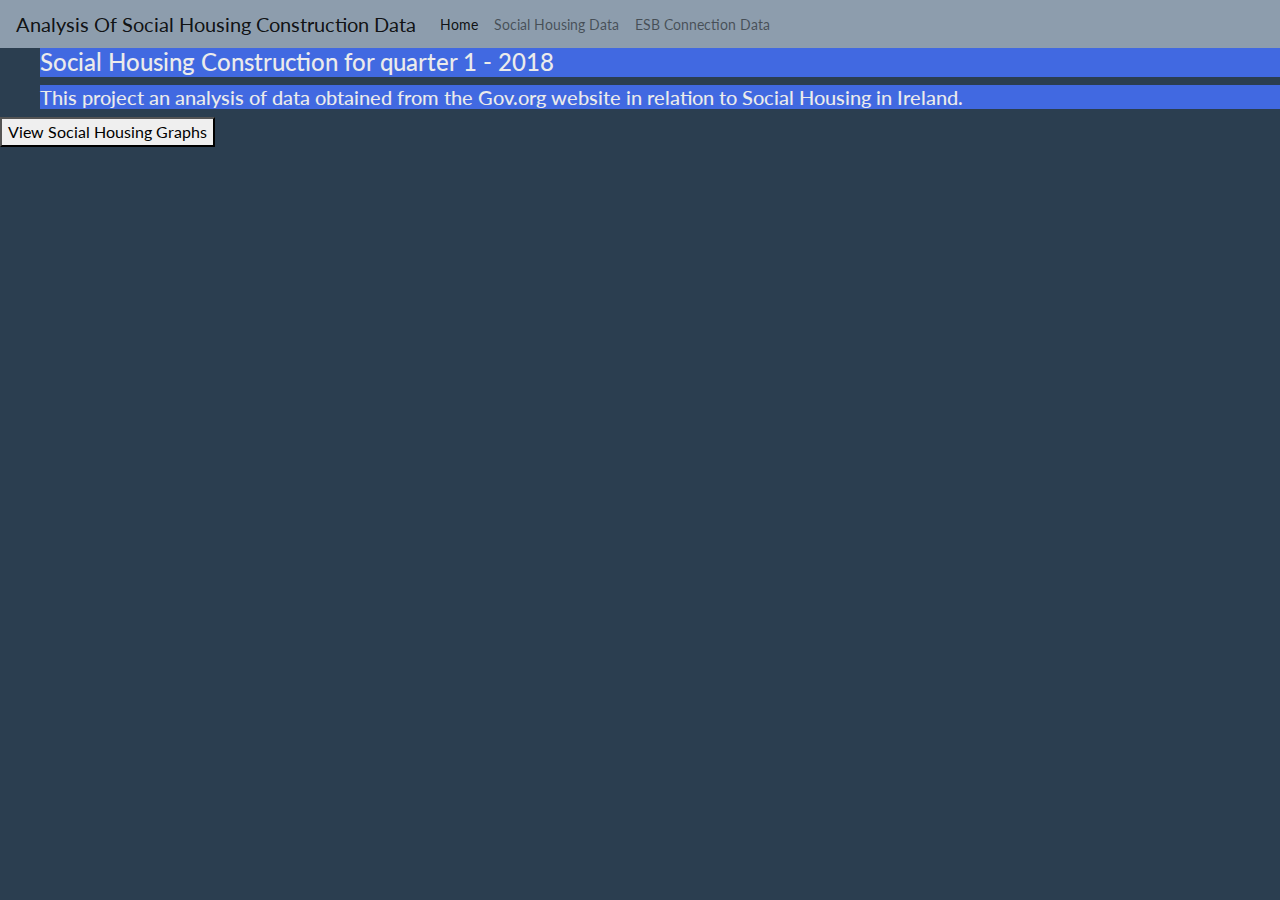
<file: html/index.html>
<!DOCTYPE html>
<html lang="en">
<head>
    <meta charset="UTF-8">
    <meta name="viewport" content="width=device-width, initial-scale=1.0">
    <meta http-equiv="X-UA-Compatible" content="ie=edge">
    <title>Analysis of Social Housing Data</title>
    
    <link rel="stylesheet" href="/static/css/bootstrap.min.css" type="text/css" />
    <link rel="stylesheet" href="/static/css/dc.min.css" type="text/css" />
    <link rel="stylesheet" type="text/css" href="https://maxcdn.bootstrapcdn.com/font-awesome/4.7.0/css/font-awesome.min.css">
    <link rel="stylesheet" href="/static/css/style.css" type="text/css" />
    
    <script src="https://cdnjs.cloudflare.com/ajax/libs/jquery/3.4.1/jquery.js"></script>
   <script src="/static/js/d3.min.js"></script>
    <script src="/static/js/crossfilter.min.js"></script>
    <script src="/static/js/dc.min.js"></script>
    <script src="/static/js/queue.min.js"></script>
     <script src="/static/js/script.js"></script>
    <script src="/static/js/graph.js"></script>


  
    

  
    

</head>



<body>
 
 <nav class="navbar navbar-expand-lg navbar-light bg-light">
  <a class="navbar-brand" href="#">Analysis Of Social Housing Construction Data</a>
  <button class="navbar-toggler" type="button" data-toggle="collapse" data-target="#navbarNavAltMarkup" aria-controls="navbarNavAltMarkup" aria-expanded="false" aria-label="Toggle navigation">
    <span class="navbar-toggler-icon"></span>
  </button>
  <div class="collapse navbar-collapse" id="navbarNavAltMarkup">
    <div class="navbar-nav">
      <a class="nav-item nav-link active" href="#home_id">Home <span class="sr-only">(current)</span></a>
      <a class="nav-item nav-link" href="#social_id">Social Housing Data</a>
      <a class="nav-item nav-link" href="#esb_id">ESB Connection Data</a>

    </div>
  </div>
</nav>
  <div id="home_id"></div>
       <div id="heading_para d-flex justify-content-center">
    <h4>
      Social Housing Construction for quarter 1 - 2018
    </h4>
    
    <h5>
    This project an analysis of data obtained from the Gov.org website in relation to Social Housing in
    Ireland.
    </h5>
    
     <button>
    <div id="large_button">View Social Housing Graphs</div>
    </button>
    <img scr="/static/images/micaela-parente-551085-unsplash.jpg"></img>
    
    <!--closing of heading_para-->
    </div>
    
    <div class="graph_body">
     <section id= "first_section">
    <div class="content_container background alt-background">
   
  

    <div id="social_id"></div>

   
      <div class="part_1">
       <div class=" col-sm-12 col-lg-3 pie_1 pie_graph">
        <h5>Total Number Of Units Per Funding Programme</h5>
       
       <div id="number_of_units_per_LA" class="charts pie_graphic"></div>
    
        </div>    
    
    
    
    <div class=" col-sm-12 col-lg-3 pie_1 pie_graph">
        <h5>Total Number Of Units Per Funding Programme</h5>
       
       <div id="number_of_units_per_funding_programme" class="charts pie_graphic"></div>
    
        </div>
        
    <!--closing pie-graph div-->
    
 
    
   <!--
    <div class = "col-md-4 my-4 pie_graph">
        
        <h3>Developments with over 50 units</h3>
        <div id="pie-chart-2"></div>
    </div>
    -->
    
 
    <div class = "col-sm-12 col-lg-3 pie_graph">
      <h5>Numbers of Units in Social Housing Developments</h5>
      
       <div id="pie-chart" class="charts pie_graphic"></div>
     
      </div>
      
      </div>
    <!--  div id="pie-chart" class="col-sm-12 col-lg-12 charts pie_graphic"div
 
    
    closing of graph_block
    closing part one-->
    
    </section>
    
    <!-- second graph of block-->
   <div class = "part_2">
      
  <div class="row_chart_block_2">
   
  <div id="LA_rowChart" class="col-sm-12 col-lg-5 my-4 charts row_charts">
   <h5>Total Number of Units - Row Chart</h5>
  </div>
    <div class = "body_text">
    <!--
    <p>Bar Chart displaying the same data as can be seen in the first pie graph.</p>
    close body text div-->
    </div>
  
  <!--clsoing row-chart-->
  </div>
  <!--closing row block-->
  </div>
  
  <!--closing of row-block-->
  
  
  
  <!--clsoing part_2-->
  
    

 <div id = "large_block">   
<section id="third_section">
    
    <h5>section 3</h5>
   <div class= "row-block"> 
   
   <!--first graph of block-->
  <div class="row_chart_block_1"> 
  <div id="AHB_rowChart" class="col-sm-12 col-lg-5 my-4 charts row_charts">
    <h5>Units Per Approved Housing Body</h5>
  </div>
  <!--
    <div class="body_text">
    <p>List Bar Chart list the approved housing bodies along with 
    the number of units which they are currently constructing. The number of AHB may indicate a convoluted
    process involved in delivering social homes to house who are in need.</p>
    closing of body_text-->
    </div>
    <!--closing of AHB_rowchart
  div
  closing of row-chart_block-->
  </div>
  
  <!--second graph of block-->
  <div class="row_chart_block_2">
  <div id="LA_rowChart???" class="col-sm-12 col-lg-5 my-4 charts row_charts">
   
  </div>
    <div class = "body_text">
        
        
   
    <!--
    <p>Bar Chart displaying the same data as can be seen in the first pie graph.</p>
    close body text div-->
    </div>
  
  <!--clsoing row-chart-->
  </div>
  <!--closing row block-->
  
  
  <!--closing of row-block-->
  
  </div>
  </section>
  <section id="fourth_section">
    <!--   <h1>ESB Connections 1972-2015</h1>
    
    <h2>DC LineChart</h2>  -->
    <div id="esb_id"></div>
    <h5>section 4</h5>
    <div class="esb_connections_block">
        <h5>ESB Connections 1972-2015</h5>
        <h5>Local Authority Connections compared to Private Ownership</h5>
        <!--
        <div class="body_text">
        <p>This graph clearly highlight a lack of adequate response to the need for social housing ESB connections since the 90's.
        The data for social house can be seen fluctuate in tandem with the data for private housing figures.
        More recently the figure for private houses have begun to increases again quite rapidly since the 
        end of the recession which isn't the case social housing units.This would suggest a reluctance inn policy
        or ideological opposition to such developments. ESB connections in both fields can be seen to reduce to a very minimal
        percentage of those in the Private House connections.</p>
        end of body text-->
        </div>
    <div class="graph_block">
        <div id="composite-chart" class="line_charts col-sm-12"></div>
    </div>
    
    <div>
        <h5>ESB Connections 1972-2015</h5>
        <h5>Local Authority, Social and Voluntary again compared with Private Ownership connections</h5>
    <div class="graph_block">
        <div id="composite-chart-1" class="line_charts col-sm-12"></div>
    </div>
    
    <div>
        <h5>Total number of ESB connections annnually</h5>
        <div id="bar-chart"></div>
    </div>
  </div>
  <!--closing esb cons  block-->
  </section>
  
  <!--large graph_block ending-->
  </div>
  <!--
  <div>
      <h3>Completed Row Chart</h3>
      <div id="completed_rowChart">
          
      </div>
  </div>
    
    
    
    <div id="chart-here">
      This is where chart should appear
    </div>
    -->
    
    <!--end of graph body-->
    
    
    <!--content-container-->
    </div>
    
    

    



    
    
   
</body>
</html>
</file>
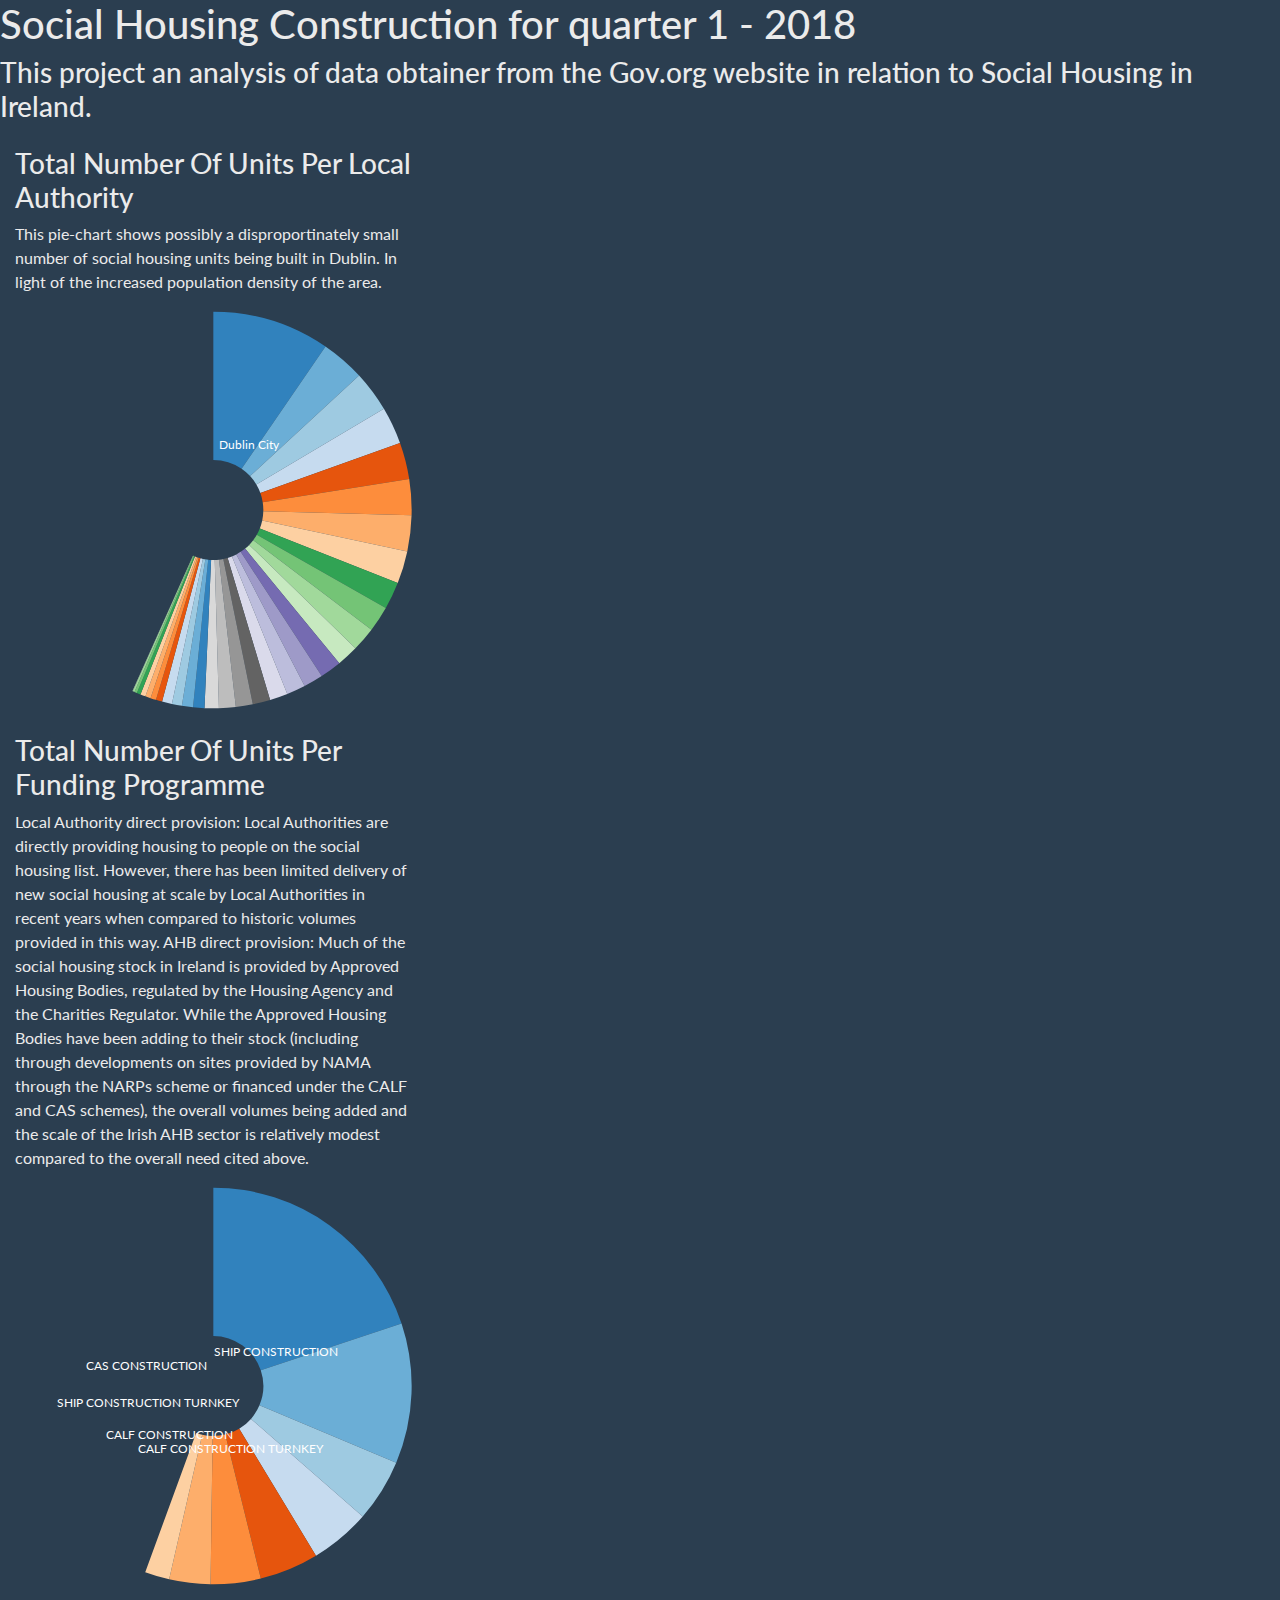
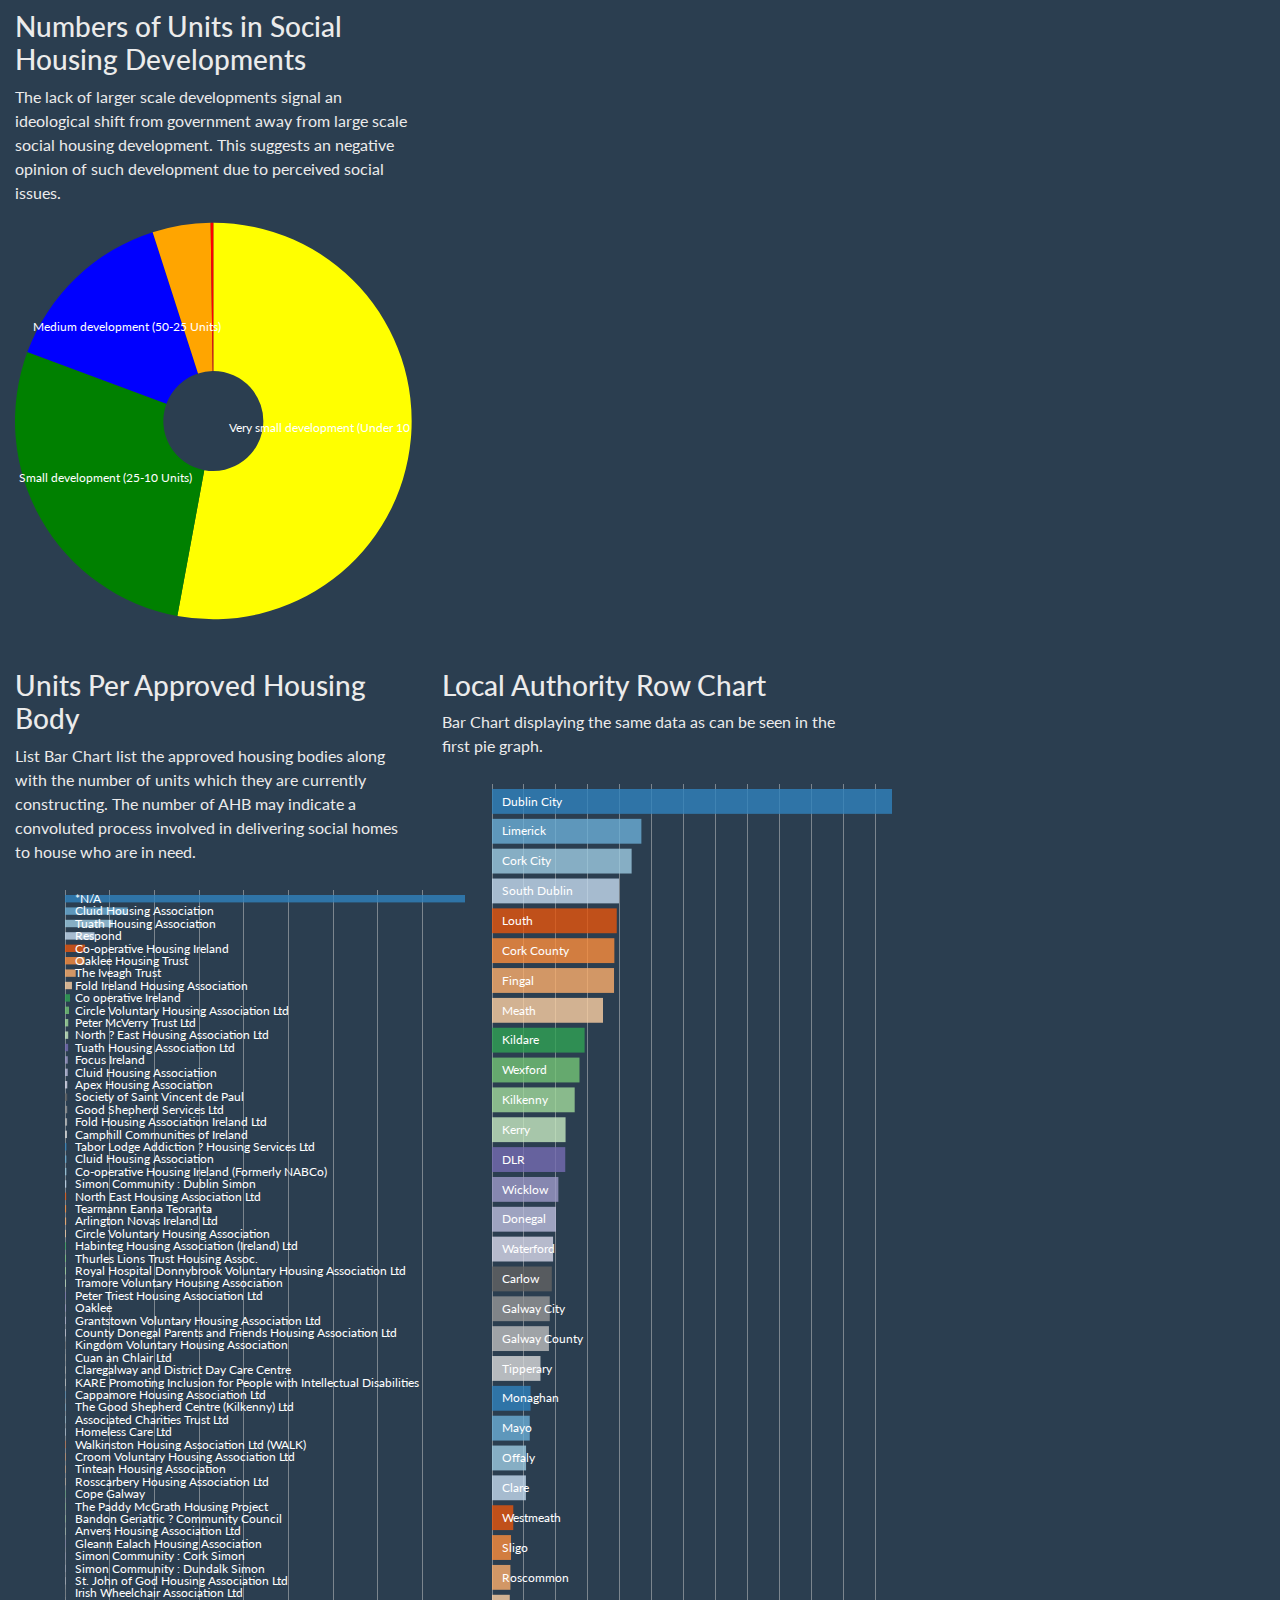
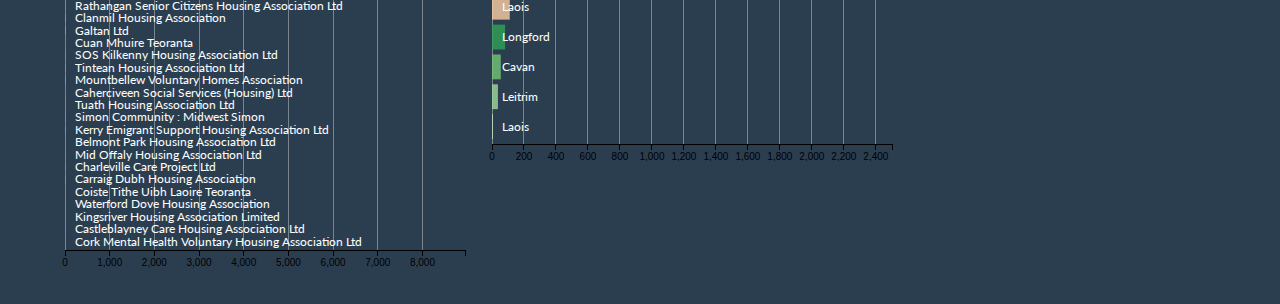
<file: working_html/index.html>
<!DOCTYPE html>
<html lang="en">
<head>
    <meta charset="UTF-8">
    <meta name="viewport" content="width=device-width, initial-scale=1.0">
    <meta http-equiv="X-UA-Compatible" content="ie=edge">
    <title>Analysis of Social Housing Data</title>
    
    <link rel="stylesheet" href="/static/css/bootstrap.min.css" type="text/css" />
    <link rel="stylesheet" href="/static/css/dc.min.css" type="text/css" />
    <link rel="stylesheet" type="text/css" href="https://maxcdn.bootstrapcdn.com/font-awesome/4.7.0/css/font-awesome.min.css">
    <link rel="stylesheet" href="/static/css/style.css" type="text/css" />
    
    
    <script type="text/javascript" src="/static/js/d3.min.js"></script>
    <script type="text/javascript" src="/static/js/crossfilter.min.js"></script>
    <script type="text/javascript" src="/static/js/dc.min.js"></script>
    <script type="text/javascript" src="/static/js/queue.min.js"></script>
   <!-- <script type="text/javascript" src="/static/js/graph.js"></script>-->

  
    

</head>



<body>
  <container>
     <div id="heading_para">
    <h1>
      Social Housing Construction for quarter 1 - 2018
    </h1>
  
    <h3>
    This project an analysis of data obtainer from the Gov.org website in relation to Social Housing in
    Ireland.
    </h3>
    
    <!--closing of heading div-->
    </div>
    <div class="graph_block">
    <div class = "col-md-4 my-4 pie_graph">
        <h3>Total Number Of Units Per Local Authority</h3>
         <div class="body_text">
        <p>This pie-chart shows possibly a disproportinately small number of social housing units being built in Dublin.
        In light of the increased population density of the area.</p>
        <!--closing body_text-->
        </div>
        <div id="number_of_units_per_LA" class="charts"></div>
        <!--closing pie_graph grid-->
    </div>
    
    <div class="col-md-4 my-4 pie_graph">
        <h3>Total Number Of Units Per Funding Programme</h3>
        <div class="body_text">
        <p>Local Authority direct provision: Local Authorities are directly providing housing to people on the social housing list.
        However, there has been limited delivery of new social housing at scale by Local Authorities in recent years when compared 
        to historic volumes provided in this way.
        
        AHB direct provision: Much of the social housing stock in Ireland is provided by Approved Housing Bodies, regulated
        by the Housing Agency and the Charities Regulator. While the Approved Housing Bodies have been adding to their stock (including through developments on sites provided by NAMA through the NARPs scheme or financed under the CALF and CAS schemes), the overall volumes being added and the scale of the Irish AHB sector is relatively modest compared to the overall need cited above.</p>
        <!--closing body text-->
        </div>
        <div id="number_of_units_per_funding_programme" class="charts"></div>
    <!--closing pie-graph div-->
    </div>
    
   <!--
    <div class = "col-md-4 my-4 pie_graph">
        
        <h3>Developments with over 50 units</h3>
        <div id="pie-chart-2"></div>
    </div>
    -->
    <div class = "col-md-4 my-4 pie_graph">
      <h3>Numbers of Units in Social Housing Developments</h3>
      <div class="body_text">
      <p>The lack of larger scale developments signal an ideological shift from government away from
      large scale social housing development. This suggests an negative opinion of such development due 
      to perceived social issues.</p>
      <!--closing body_text-->
      </div>
      <div id="pie-chart" class="charts"></div>
    </div>
    
    <!--closing of graph_block-->
    </div>
    
    
    
  <div class="row_chart_block"> 
  <div id="AHB_rowChart" class="col-md-4 my-4 charts">
    <h3>Units Per Approved Housing Body</h3> 
    <p>List Bar Chart list the approved housing bodies along with 
    the number of units which they are currently constructing. The number of AHB may indicate a convoluted
    process involved in delivering social homes to house who are in need.</p>

  </div>
  
  <div id="LA_rowChart" class="col-md-4 my-4 charts">
    <h3>Local Authority Row Chart</h3>
    <p>Bar Chart displaying the same data as can be seen in the first pie graph.</p>
   
  </div>
  <!--clsoing row-chart-->
  </div>
  <!--
  <div>
      <h3>Completed Row Chart</h3>
      <div id="completed_rowChart">
          
      </div>
  </div>
    -->
    
    <!--
    <div id="chart-here">
      This is where chart should appear
    </div>
    -->
    </container>
    
     <script>
     
        queue()
            .defer(d3.csv, "/housing_data/Social Housing Construction Status Report Q1 2018.csv")
            .await(makeGraphs);
        
        function makeGraphs(error, housingData) {
            var ndx = crossfilter(housingData);
            
            
          
            /*piechart for Local Authority and units*/
            var LA_dim = ndx.dimension(dc.pluck('LA'));
            var total_number_of_units = LA_dim.group().reduceSum(dc.pluck('Units'));
            dc.pieChart('#number_of_units_per_LA')
                .height(400)
                .radius(300)
                .innerRadius(50)
                .transitionDuration(1500)
                .dimension(LA_dim)
                .group(total_number_of_units);
            
            /*piechart for funding programme information*/
            var funding_programme_dim = ndx.dimension(dc.pluck('Funding Programme'));
            var total_number_of_units_per_funding_programme = funding_programme_dim.group().reduceSum(dc.pluck('Units'));
            dc.pieChart('#number_of_units_per_funding_programme')
                .height(400)
                .radius(300)
                .innerRadius(50)
                .transitionDuration(1500)
                .dimension(funding_programme_dim)
                .group(total_number_of_units_per_funding_programme);
                
           
     
          /*size of developments */      
          var size_dimension = ndx.dimension(function (d) {
            if (d.Units > 100)
                return "Large development (100+ Units)";
            else if (d.Units > 50)
                return "Large/Medium development (100-50 Units)";
            else if (d.Units > 25)
                return "Medium development (50-25 Units)";
            else if (d.Units > 10)
                return "Small development (25-10 Units)";
            else
                return "Very small development (Under 10 Units)";
        });
        
        var devSizeColors = d3.scale.ordinal()
        .domain(["Large development (100+ Units)","Large/Medium development (100-50 Units)","Medium development (50-25 Units)",
        "Small development (25-10 Units)","Very small development (Under 10 Units)"])
        .range(["red", "orange", "blue","green","yellow"]);
        
        var size_group = size_dimension.group();
        dc.pieChart('#pie-chart')
            .height(400)
             .transitionDuration(500)
            .radius(300)
            .innerRadius(50)
            .colors(devSizeColors)
            .dimension(size_dimension)
            .group(size_group);
            
          /*   var size_dimension = ndx.dimension(function (d) {
            if (d.Units > 50)
                return "Large and medium development";
            else
                return "Small development"
        });
        var size_group = size_dimension.group();
        dc.pieChart('#pie-chart-2')
            .height(400)
            .radius(300)
            .dimension(size_dimension)
            .group(size_group);
   */
    
            
        /*barchart for AHB Bar Chart*/ 
        var name_dim = ndx.dimension(dc.pluck('Approved Housing Body'));
        var total_units_per_ahb = name_dim.group().reduceSum(dc.pluck('Units'));
        dc.rowChart("#AHB_rowChart")
            .width(500)
            .height(1000)
            .margins({top: 10, right: 50, bottom: 30, left: 50})
            .dimension(name_dim)
            .group(total_units_per_ahb)
            .transitionDuration(500)
            .x(d3.scale.ordinal())
            /*.xUnits(dc.units.ordinal)*/
            /*.xAxisLabel("Units")*/
            .elasticX(true)
            .xAxis().ticks(10);
         
         
         /*java script for Local Authority Bar Chart information.*/   
        var name_dim = ndx.dimension(dc.pluck('LA'));
        var total_units_per_local_authority = name_dim.group().reduceSum(dc.pluck('Units'));
        dc.rowChart("#LA_rowChart")
            .width(500)
            .height(1000)
            .margins({top: 10, right: 50, bottom: 30, left: 50})
            .dimension(name_dim)
            .group(total_units_per_local_authority)
            .transitionDuration(500)
            .x(d3.scale.ordinal())
            /*.xUnits(dc.units.ordinal)*/
            /*.xAxisLabel("Units")*/
            .elasticX(true)
            .xAxis().ticks(10);
            
          
            
      
        
            
            
            dc.renderAll();
        } 
        
    </script>
    
    
    
    
   
</body>
</html>
</file>
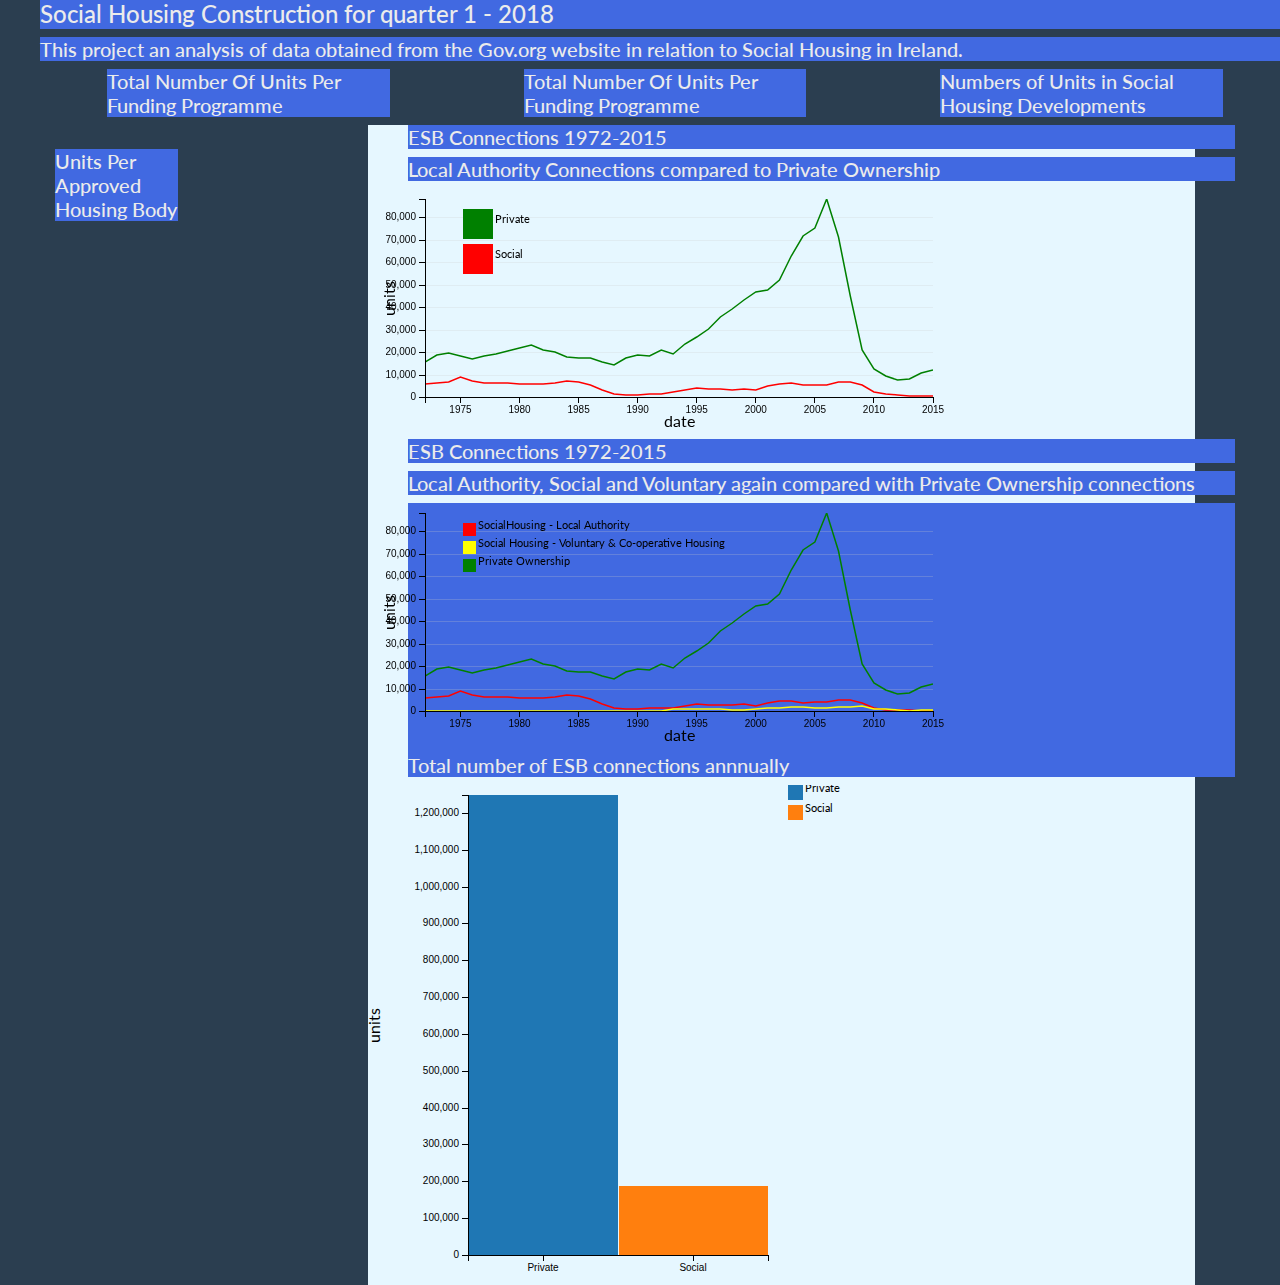
<file: html/index1.html>
<!DOCTYPE html>
<html lang="en">
<head>
    <meta charset="UTF-8">
    <meta name="viewport" content="width=device-width, initial-scale=1.0">
    <meta http-equiv="X-UA-Compatible" content="ie=edge">
    <title>Analysis of Social Housing Data</title>
    
    <link rel="stylesheet" href="/static/css/bootstrap.min.css" type="text/css" />
    <link rel="stylesheet" href="/static/css/dc.min.css" type="text/css" />
    <link rel="stylesheet" type="text/css" href="https://maxcdn.bootstrapcdn.com/font-awesome/4.7.0/css/font-awesome.min.css">
    <link rel="stylesheet" href="/static/css/style.css" type="text/css" />
    
    
    <script src="/static/js/d3.min.js"></script>
    <script src="/static/js/crossfilter.min.js"></script>
    <script src="/static/js/dc.min.js"></script>
    <script src="/static/js/queue.min.js"></script>
     <script src="/static/js/script.js"></script>
    

  
    

  
    

</head>



<body>
  
     
          <div id="heading_para">
    <h4>
      Social Housing Construction for quarter 1 - 2018
    </h4>
  
    <h5>
    This project an analysis of data obtained from the Gov.org website in relation to Social Housing in
    Ireland.
    </h5>
    
    <!--closing of heading_para-->
    </div>
     
     
     <div class="graph_body">
     <section id= "first_section">
   <div class="part_1">
   
  



   
  
       <div class=" col-sm-12 col-lg-3 pie_1 pie_graph">
        <h5>Total Number Of Units Per Funding Programme</h5>
       
       <div id="number_of_units_per_LA" class="charts pie_graphic"></div>
    
        </div>    
    
    
    
    <div class=" col-sm-12 col-lg-3 pie_1 pie_graph">
        <h5>Total Number Of Units Per Funding Programme</h5>
       
       <div id="number_of_units_per_funding_programme" class="charts pie_graphic"></div>
    
        </div>
        
    <!--closing pie-graph div-->
    
 
    
   <!--
    <div class = "col-md-4 my-4 pie_graph">
        
        <h3>Developments with over 50 units</h3>
        <div id="pie-chart-2"></div>
    </div>
    -->
    
 
    <div class = "col-sm-12 col-lg-3 pie_graph">
      <h5>Numbers of Units in Social Housing Developments</h5>
      
       <div id="pie-chart" class="charts pie_graphic"></div>
     
      </div>
      
      </div>
    <!--  div id="pie-chart" class="col-sm-12 col-lg-12 charts pie_graphic"div
 
    
    closing of graph_block
    closing part one
   
    
   
    
     second graph of block-->
   <div class = "part_2">
  <div class="row_chart_block_2">
  <div id="LA_rowChart" class="col-sm-12 col-lg-5 my-4 charts row_charts">
   <!-- <h5>Total Number of Units - Row Chart</h5>  -->
  </div>
    <div class = "body_text">
    <!--
    <p>Bar Chart displaying the same data as can be seen in the first pie graph.</p>
    close body text div-->
    </div>
  
  <!--clsoing row-chart-->
  </div>
  <!--closing row block-->
  </div>
  
  <!--closing of row-block-->
  
  
  
  <!--clsoing part_2-->
  
    
    </section>
 <div id = "large_block">   
<section id="third_section">
    
    
   <div class= "row-block"> 
   
   <!--first graph of block-->
  <div class="row_chart_block_1"> 
  <div id="AHB_rowChart" class="col-sm-12 col-lg-5 my-4 charts row_charts">
    <h5>Units Per Approved Housing Body</h5>
  </div>
  <!--
    <div class="body_text">
    <p>List Bar Chart list the approved housing bodies along with 
    the number of units which they are currently constructing. The number of AHB may indicate a convoluted
    process involved in delivering social homes to house who are in need.</p>
    closing of body_text-->
    </div>
    <!--closing of AHB_rowchart
  div
  closing of row-chart_block-->
  </div>
  
  <!--second graph of block-->
  <div class="row_chart_block_2">
  <div id="LA_rowChart???" class="col-sm-12 col-lg-5 my-4 charts row_charts">

  </div>
    <div class = "body_text">
    <!--
    <p>Bar Chart displaying the same data as can be seen in the first pie graph.</p>
    close body text div-->
    </div>
  
  <!--clsoing row-chart-->
  </div>
  <!--closing row block-->
  
  
  <!--closing of row-block-->
  
 
  </section>
  <section id="fourth_section">
    <!--   <h1>ESB Connections 1972-2015</h1>

    <h2>DC LineChart</h2>  -->
  
    <div class="esb_connections_block">
        <h5>ESB Connections 1972-2015</h5>
        <h5>Local Authority Connections compared to Private Ownership</h5>
        <!--
        <div class="body_text">
        <p>This graph clearly highlight a lack of adequate response to the need for social housing ESB connections since the 90's.
        The data for social house can be seen fluctuate in tandem with the data for private housing figures.
        More recently the figure for private houses have begun to increases again quite rapidly since the 
        end of the recession which isn't the case social housing units.This would suggest a reluctance inn policy
        or ideological opposition to such developments. ESB connections in both fields can be seen to reduce to a very minimal
        percentage of those in the Private House connections.</p>
        end of body text-->
        </div>
    <div class="graph_block">
        <div id="composite-chart" class="line_charts col-sm-12"></div>
    </div>
    
    <div>
        <h5>ESB Connections 1972-2015</h5>
        <h5>Local Authority, Social and Voluntary again compared with Private Ownership connections</h5>
    <div class="graph_block">
        <div id="composite-chart-1" class="line_charts col-sm-12"></div>
    </div>
    
    <div>
        <h5>Total number of ESB connections annnually</h5>
        <div id="bar-chart"></div>
    </div>
  </div>
  <!--closing esb cons  block-->
  </section>
  
  <!--large graph_block ending-->
  </div>
  <!--
  <div>
      <h3>Completed Row Chart</h3>
      <div id="completed_rowChart">
          
      </div>
  </div>
    
    
    
    <div id="chart-here">
      This is where chart should appear
    </div>
    -->
    
    
    <!--end of graph_body-->
    </div>
    

    
     <script>
     

queue()
.defer(d3.csv, "/housing_data/soc_housing.csv")
.await(makeSocialGraphs) 
     function makeSocialGraphs(error, housingData) {
            var ndx = crossfilter(housingData);
            
            
          
            /*piechart for Local Authority and units*/
            var LA_dim = ndx.dimension(dc.pluck('LA'));
            var total_number_of_units = LA_dim.group().reduceSum(dc.pluck('Units'));
            dc.pieChart('#number_of_units_per_LA')
                .height(null)
                .radius(null)
                .transitionDuration(1500)
                .dimension(LA_dim)
                .group(total_number_of_units);
            
            /*piechart for funding programme information*/
            var funding_programme_dim = ndx.dimension(dc.pluck('Funding Programme'));
            var total_number_of_units_per_funding_programme = funding_programme_dim.group().reduceSum(dc.pluck('Units'));
            dc.pieChart('#number_of_units_per_funding_programme')
                .height(null)
                .radius(null)
                .transitionDuration(1500)
                .dimension(funding_programme_dim)
                .group(total_number_of_units_per_funding_programme);
                
           
     
          /*size of developments */      
          var size_dimension = ndx.dimension(function (d) {
            if (d.Units > 100)
                return "Large development (100+ Units)";
            else if (d.Units > 50)
                return "Large/Medium development (100-50 Units)";
            else if (d.Units > 25)
                return "Medium development (50-25 Units)";
            else if (d.Units > 10)
                return "Small development (25-10 Units)";
            else
                return "Very small development (Under 10 Units)";
        });
        
        var devSizeColors = d3.scale.ordinal()
        .domain(["Large development (100+ Units)","Large/Medium development (100-50 Units)","Medium development (50-25 Units)",
        "Small development (25-10 Units)","Very small development (Under 10 Units)"])
        .range(["rgb(49, 163, 84)", "rgb(253, 141, 60)", "rgb(49, 130, 189)","rgb(116, 196, 118)","rgb(117, 107, 177)"]);
        
        var size_group = size_dimension.group();
        dc.pieChart('#pie-chart')
             .transitionDuration(null)
            .radius(null)
          /*  .innerRadius(50)*/
            .colors(devSizeColors)
            .dimension(size_dimension)
            .group(size_group);
            
          /*   var size_dimension = ndx.dimension(function (d) {
            if (d.Units > 50)
                return "Large and medium development";
            else
                return "Small development"
        });
        var size_group = size_dimension.group();
        dc.pieChart('#pie-chart-2')
            .height(400)
            .radius(300)
            .dimension(size_dimension)
            .group(size_group);
   
    
            
        /*barchart for AHB Bar Chart*/ 
        var name_dim = ndx.dimension(dc.pluck('Approved Housing Body'));
        var total_units_per_ahb = name_dim.group().reduceSum(dc.pluck('Units'));
        dc.rowChart("#AHB_rowChart")
            .width(500)
            .height(1000)
            .margins({top: 10, right: 10, bottom: 10, left: 10})
            .dimension(name_dim)
            .group(total_units_per_ahb)
            .transitionDuration(500)
            .x(d3.scale.ordinal())
            /*.xUnits(dc.units.ordinal)*/
            /*.xAxisLabel("Units")*/
            .elasticX(true)
            .xAxis().ticks(10)
            .cap(10);
         
         
         /*java script for Local Authority Bar Chart information.*/   
        var name_dim = ndx.dimension(dc.pluck('LA'));
        var total_units_per_local_authority = name_dim.group().reduceSum(dc.pluck('Units'));
        dc.rowChart("#LA_rowChart")
            .width(300)
            .height(400)
            .margins({top: 10, right: 50, bottom: 30, left: 50})
            .dimension(name_dim)
            .group(total_units_per_local_authority)
            .transitionDuration(500)
            .x(d3.scale.ordinal())
            /*.xUnits(dc.units.ordinal)*/
           /*.xAxisLabel("Units")*/
            .elasticX(true)
            .xAxis().ticks(10);
         
            
            
            dc.renderAll();
        }
{
queue()
.defer(d3.json, "/housing_data/esb_connections.json")
.await(makeESBGraphs)
 function makeESBGraphs(error, esb_connectionsData) {
        var ndx = crossfilter(esb_connectionsData);
        
        var parseDate = d3.time.format("%Y").parse;
        esb_connectionsData.forEach(function(d){
            d.date = parseDate(d.date);
        });
        
        var date_dim = ndx.dimension(dc.pluck('date'));
        var minDate = date_dim.bottom(1)[0].date;
        var maxDate = date_dim.top(1)[0].date;
        function units_by_owner(owner) {
            return function(d) {
                if (d.owner === owner) {
                    return +d.units;
                } else {
                    return 0;
                }
            }
        }
        var PrivateUnitsByDate = date_dim.group().reduceSum(units_by_owner('Private'));
        var SocialUnitsByDate = date_dim.group().reduceSum(units_by_owner('Social'));
        
       
        var compositeChart = dc.compositeChart('#composite-chart');
        compositeChart
            .width(600)
            /*990*/
            .height(250)
            /*400*/
            .dimension(date_dim)
            .x(d3.time.scale().domain([minDate, maxDate]))
            .yAxisLabel("units")
            .xAxisLabel("date")
            .legend(dc.legend().x(80).y(20).itemHeight(30).gap(5))
            .renderHorizontalGridLines(true)
            .compose([
                dc.lineChart(compositeChart)
                    .colors('green')
                    .group(PrivateUnitsByDate, 'Private'),
                dc.lineChart(compositeChart)
                    .colors('red')
                    .group(SocialUnitsByDate, 'Social')
               ])
            .brushOn(true)
            .render();
            
        /*functions and variables for private and social houses*/
        
        
        var date_dim = ndx.dimension(dc.pluck('date'));
        var minDate = date_dim.bottom(1)[0].date;
        var maxDate = date_dim.top(1)[0].date;
        function units_by_name(name) {
            return function(d) {
                if (d.name === name) {
                    return +d.units;
                } else {
                    return 0;
                }
            }
        }
        var LAunitsByDate = date_dim.group().reduceSum(units_by_name('LA'));
        var SocunitsByDate = date_dim.group().reduceSum(units_by_name('Soc'));
        
        var PrivunitsByDate = date_dim.group().reduceSum(units_by_name('Priv'));
        var compositeChart = dc.compositeChart('#composite-chart-1');
        compositeChart
            .width(600)
            /*990*/
            .height(250)
            .dimension(date_dim)
            .x(d3.time.scale().domain([minDate, maxDate]))
            .yAxisLabel("units")
            .xAxisLabel("date")
            .legend(dc.legend().x(80).y(20).itemHeight(13).gap(5))
            .renderHorizontalGridLines(true)
            .compose([
                dc.lineChart(compositeChart)
                    .colors('red')
                    .group(LAunitsByDate, 'SocialHousing - Local Authority'),
                dc.lineChart(compositeChart)
                    .colors('yellow')
                    .group(SocunitsByDate, 'Social Housing - Voluntary & Co-operative Housing'),
                dc.lineChart(compositeChart)
                    .colors('green')
                    .group(PrivunitsByDate, 'Private Ownership')
            ])
            .brushOn(false)
            .render();
         
         
         /*code for bar chart*/ 
         var name_dim = ndx.dimension(dc.pluck('owner'));

        var unitsByFpDub = name_dim.group().reduceSum(function (d) {
            if (d.owner === 'Private') {
                return +d.units;
            } else {
                return 0;
            }
        });

        var unitsByFpCor = name_dim.group().reduceSum(function (d) {
            if (d.owner === 'Social') {
                return +d.units;
            } else {
                return 0;
            }
        });

        var stackedChart = dc.barChart("#bar-chart");
        stackedChart
            .width(500)
            .height(500)
            .dimension(name_dim)
            .yAxisLabel("units")
            .margins({top: 10, right: 50, bottom: 30, left: 100})
            .group(unitsByFpDub, "Private")
            .stack(unitsByFpCor, "Social")
            .x(d3.scale.ordinal())
            .xUnits(dc.units.ordinal)
            .legend(dc.legend().x(420)/*420*/.y(0).itemHeight(15).gap(5));

        stackedChart.margins().right = 100;
            
        
   
        
        dc.renderAll();
        }        
        
        }
        
    
        
    </script>


    
    
   
</body>
</html>
</file>
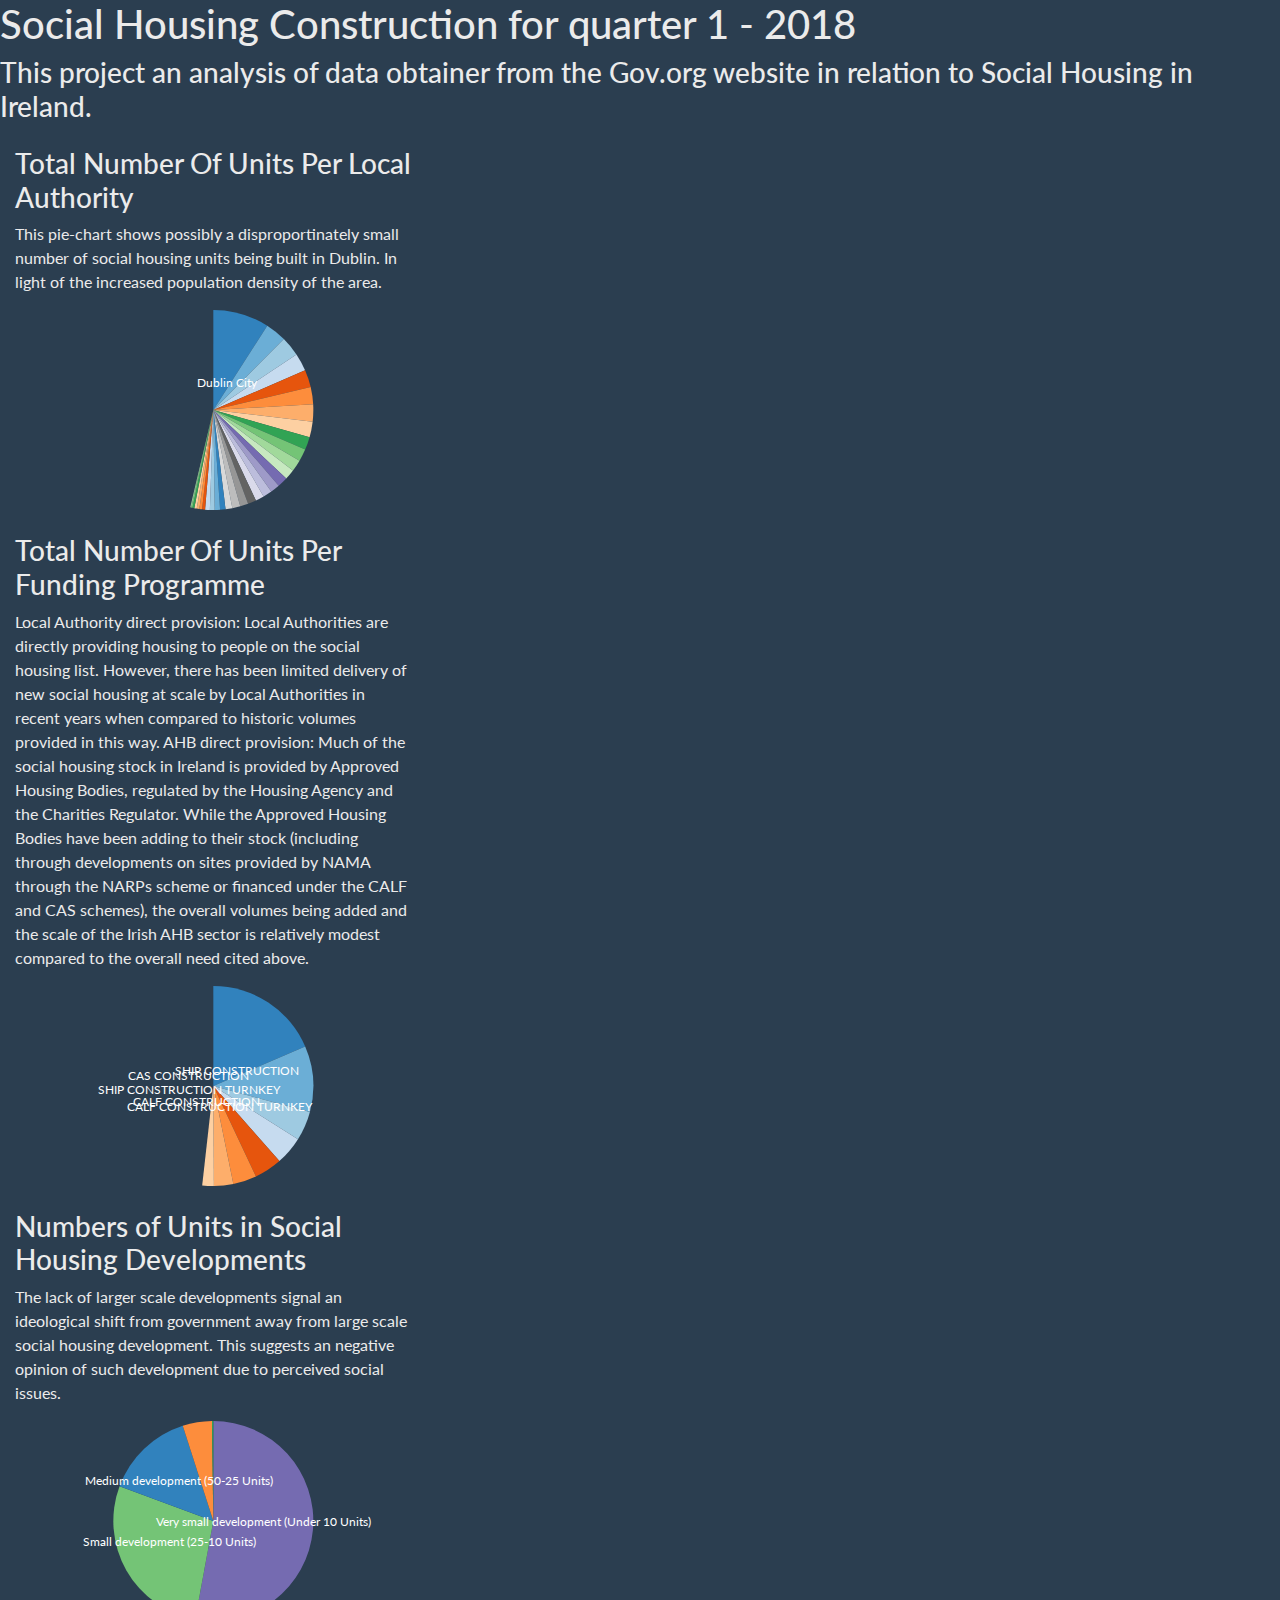
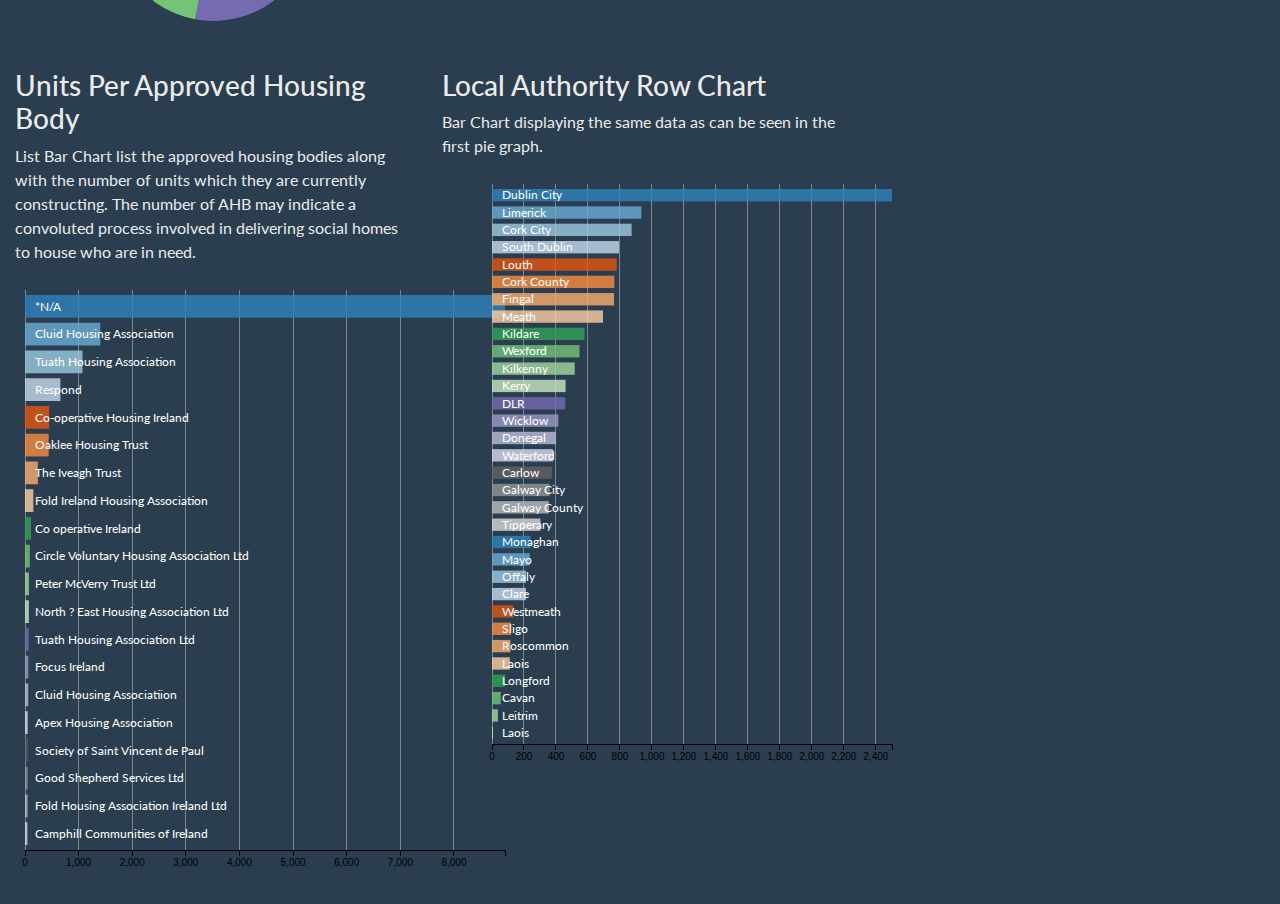
<file: html/social.html>
<!DOCTYPE html>
<html lang="en">
<head>
    <meta charset="UTF-8">
    <meta name="viewport" content="width=device-width, initial-scale=1.0">
    <meta http-equiv="X-UA-Compatible" content="ie=edge">
    <title>Analysis of Social Housing Data</title>
    
    <link rel="stylesheet" href="/static/css/bootstrap.min.css" type="text/css" />
    <link rel="stylesheet" href="/static/css/dc.min.css" type="text/css" />
    <link rel="stylesheet" type="text/css" href="https://maxcdn.bootstrapcdn.com/font-awesome/4.7.0/css/font-awesome.min.css">
    <link rel="stylesheet" href="/static/css/style.css" type="text/css" />
    
    
    <script type="text/javascript" src="/static/js/d3.min.js"></script>
    <script type="text/javascript" src="/static/js/crossfilter.min.js"></script>
    <script type="text/javascript" src="/static/js/dc.min.js"></script>
    <script type="text/javascript" src="/static/js/queue.min.js"></script>
    <script type="text/javascript" src="/static/js/graph.js"></script>

  
    

</head>
<body>
<container>
     <div id="heading_para">
    <h1>
      Social Housing Construction for quarter 1 - 2018
    </h1>
  
    <h3>
    This project an analysis of data obtainer from the Gov.org website in relation to Social Housing in
    Ireland.
    </h3>
    
    <!--closing of heading div-->
    </div>
    <div class="graph_block">
    <div class = "col-md-4 my-4 pie_graph">
        <h3>Total Number Of Units Per Local Authority</h3>
         <div class="body_text">
        <p>This pie-chart shows possibly a disproportinately small number of social housing units being built in Dublin.
        In light of the increased population density of the area.</p>
        <!--closing body_text-->
        </div>
        <div id="number_of_units_per_LA" class="charts"></div>
        <!--closing pie_graph grid-->
    </div>
    
    <div class="col-md-4 my-4 pie_graph">
        <h3>Total Number Of Units Per Funding Programme</h3>
        <div class="body_text">
        <p>Local Authority direct provision: Local Authorities are directly providing housing to people on the social housing list.
        However, there has been limited delivery of new social housing at scale by Local Authorities in recent years when compared 
        to historic volumes provided in this way.
        
        AHB direct provision: Much of the social housing stock in Ireland is provided by Approved Housing Bodies, regulated
        by the Housing Agency and the Charities Regulator. While the Approved Housing Bodies have been adding to their stock (including through developments on sites provided by NAMA through the NARPs scheme or financed under the CALF and CAS schemes), the overall volumes being added and the scale of the Irish AHB sector is relatively modest compared to the overall need cited above.</p>
        <!--closing body text-->
        </div>
        <div id="number_of_units_per_funding_programme" class="charts"></div>
    
    </div>
    
   <!--
    <div class = "col-md-4 my-4 pie_graph">
        
        <h3>Developments with over 50 units</h3>
        <div id="pie-chart-2"></div>
    </div>
    -->
    <div class = "col-md-4 my-4 pie_graph">
      <h3>Numbers of Units in Social Housing Developments</h3>
      <div class="body_text">
      <p>The lack of larger scale developments signal an ideological shift from government away from
      large scale social housing development. This suggests an negative opinion of such development due 
      to perceived social issues.</p>
      <!--closing body_text-->
      </div>
      <div id="pie-chart" class="charts"></div>
    </div>
    
    <!--closing of graph_block-->
    </div>
    
    
    
  <div class="row_chart_block"> 
  <div id="AHB_rowChart" class="col-md-4 my-4 charts">
    <h3>Units Per Approved Housing Body</h3> 
    <p>List Bar Chart list the approved housing bodies along with 
    the number of units which they are currently constructing. The number of AHB may indicate a convoluted
    process involved in delivering social homes to house who are in need.</p>

  </div>
  
  <div id="LA_rowChart" class="col-md-4 my-4 charts">
    <h3>Local Authority Row Chart</h3>
    <p>Bar Chart displaying the same data as can be seen in the first pie graph.</p>
   
  </div>
  <!--clsoing row-chart-->
  </div>
  
    </container>   
</body>

</html>
</file>
<file: static/css/style.css>
body{
 
 }
.navbar{
    display:flex;
    justify-content:center;
}

h4, h5{
    background-color:#4169E1;
    width:100%;
    margin-left:40px;
}





#first_section{
    background-image:"/static/images/micaela-parente-551085-unsplash.jpg";
    display:flex;
    flex-direction:row;
    justify-content:space-around;
 
}

.part_1{
    display:flex;
    flex-direction:row;
}

@media (max-width:992px){
    
    #first_section{
    display:flex;
    flex-direction:row;
    justify-content:space-around;
    align-items:center;
 
}

.part_1{
    display:flex;
    flex-direction:row;
    align-items:center;
    background-color:pink;
}
    
}


#third_section{

    display:flex;
    flex-direction:column;
   
  
   
}


#fourth_section{
/*    background-color:green;  */
    display:flex;
    flex-direction:column;
    justify-content:center;
    background-color:#e6f7ff;
    /*position:relative;
    top:-200px;
     */
}



#large_block{
    display:flex;
    flex-direction:row;
    justify-content:flex-start;
    
}

.part_1{
    display:flex;
    flex-direction:row;
    justify-content:space-around;
}

#heading_para{
    width:100%;
}

.pie_graph{
  display:flex;
  flex-direction:column;
  justify-content:center;
}

.background{
    background-color:blue;
}

.alt-background{
    background-color:red;
}
</file>
<file: static/css/dc.min.css>
.dc-chart .box text,.dc-chart g.axis text{-webkit-touch-callout:none;-khtml-user-select:none;pointer-events:none}.dc-chart path.dc-symbol,.dc-legend g.dc-legend-item.fadeout{fill-opacity:.5;stroke-opacity:.5}div.dc-chart{float:left}.dc-chart rect.bar{stroke:none;cursor:pointer}.dc-chart rect.bar:hover{fill-opacity:.5}.dc-chart rect.deselected{stroke:none;fill:#ccc}.dc-chart .pie-slice{fill:#fff;font-size:12px;cursor:pointer}.dc-chart .pie-slice.external{fill:#000}.dc-chart .pie-slice :hover,.dc-chart .pie-slice.highlight{fill-opacity:.8}.dc-chart .pie-path{fill:none;stroke-width:2px;stroke:#000;opacity:.4}.dc-chart .selected circle,.dc-chart .selected path{stroke-width:3;stroke:#ccc;fill-opacity:1}.dc-chart .deselected circle,.dc-chart .deselected path{stroke:none;fill-opacity:.5;fill:#ccc}.dc-chart .axis line,.dc-chart .axis path{fill:none;stroke:#000;shape-rendering:crispEdges}.dc-chart .axis text{font:10px sans-serif}.dc-chart .axis .grid-line,.dc-chart .axis .grid-line line,.dc-chart .grid-line,.dc-chart .grid-line line{fill:none;stroke:#ccc;opacity:.5;shape-rendering:crispEdges}.dc-chart .brush rect.background{z-index:-999}.dc-chart .brush rect.extent{fill:#4682b4;fill-opacity:.125}.dc-chart .brush .resize path{fill:#eee;stroke:#666}.dc-chart path.line{fill:none;stroke-width:1.5px}.dc-chart path.area{fill-opacity:.3;stroke:none}.dc-chart path.highlight{stroke-width:3;fill-opacity:1;stroke-opacity:1}.dc-chart g.state{cursor:pointer}.dc-chart g.state :hover{fill-opacity:.8}.dc-chart g.state path{stroke:#fff}.dc-chart g.deselected path{fill:grey}.dc-chart g.deselected text{display:none}.dc-chart g.row rect{fill-opacity:.8;cursor:pointer}.dc-chart g.row rect:hover{fill-opacity:.6}.dc-chart g.row text{fill:#fff;font-size:12px;cursor:pointer}.dc-chart g.dc-tooltip path{fill:none;stroke:grey;stroke-opacity:.8}.dc-chart g.county path{stroke:#fff;fill:none}.dc-chart g.debug rect{fill:#00f;fill-opacity:.2}.dc-chart g.axis text{-webkit-user-select:none;-moz-user-select:none;-ms-user-select:none;user-select:none}.dc-chart .node{font-size:.7em;cursor:pointer}.dc-chart .node :hover{fill-opacity:.8}.dc-chart .bubble{stroke:none;fill-opacity:.6}.dc-chart .highlight{fill-opacity:1;stroke-opacity:1}.dc-chart .fadeout{fill-opacity:.2;stroke-opacity:.2}.dc-chart .box text{font:10px sans-serif;-webkit-user-select:none;-moz-user-select:none;-ms-user-select:none;user-select:none}.dc-chart .box circle,.dc-chart .box line{fill:#fff}.dc-chart .box circle,.dc-chart .box line,.dc-chart .box rect{stroke:#000;stroke-width:1.5px}.dc-chart .box .center{stroke-dasharray:3,3}.dc-chart .box .outlier{fill:none;stroke:#ccc}.dc-chart .symbol,.dc-chart circle.dot{stroke:none}.dc-chart .box.deselected{opacity:.5}.dc-chart .box.deselected .box{fill:#ccc}.dc-chart .heatmap .box-group.deselected rect{stroke:none;fill-opacity:.5;fill:#ccc}.dc-chart .heatmap g.axis text{pointer-events:all;cursor:pointer}.dc-chart .empty-chart .pie-slice{cursor:default}.dc-chart .empty-chart .pie-slice path{fill:#fee;cursor:default}.dc-data-count{float:right;margin-top:15px;margin-right:15px}.dc-data-count .filter-count,.dc-data-count .total-count{color:#3182bd;font-weight:700}.dc-legend{font-size:11px}.dc-legend .dc-legend-item{cursor:pointer}.dc-hard .number-display{float:none}
</file>
